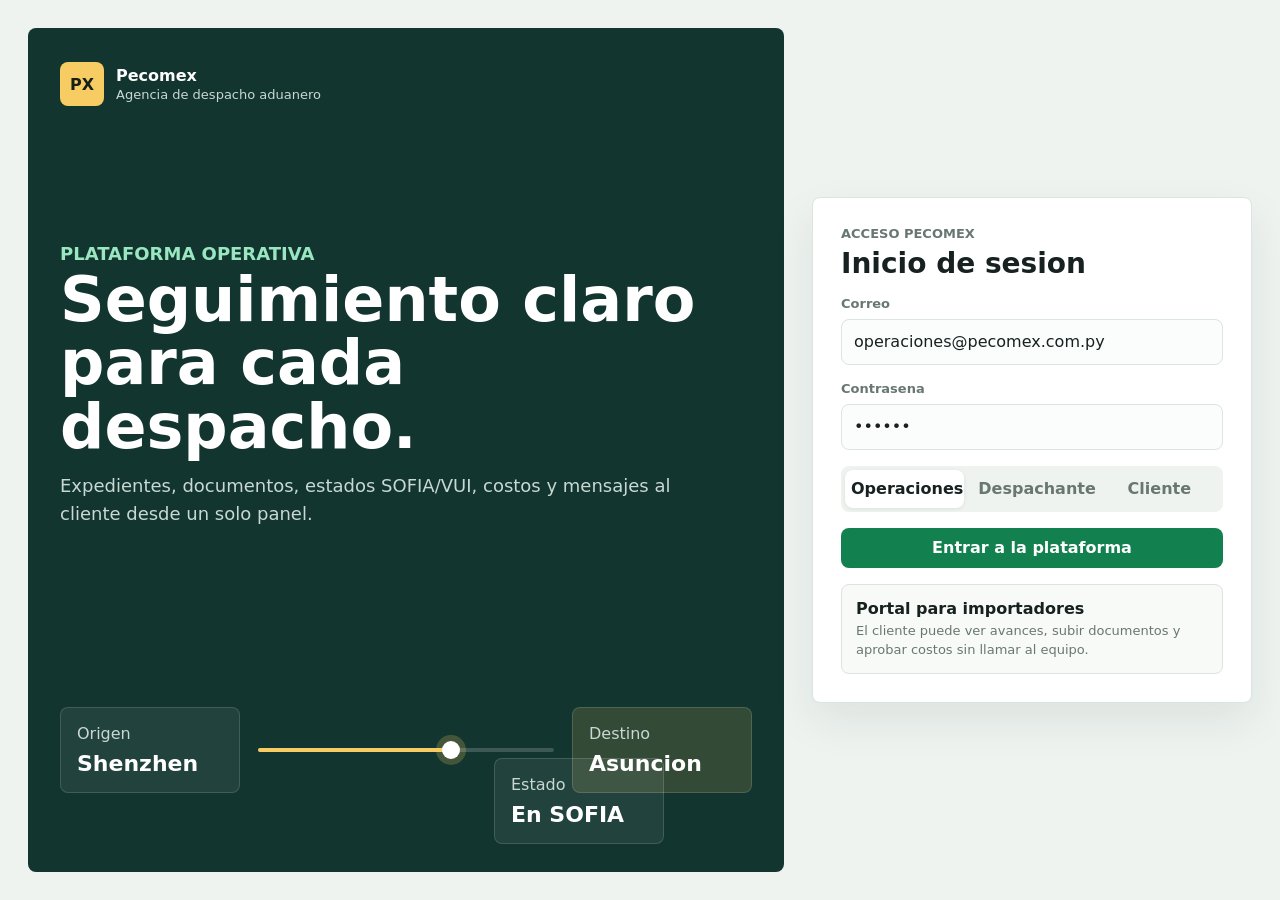
<file: index.html>
<!doctype html>
<html lang="es">
  <head>
    <meta charset="utf-8" />
    <meta name="viewport" content="width=device-width, initial-scale=1" />
    <title>Pecomex - Prototipo ComexFlow</title>
    <link rel="stylesheet" href="styles.css" />
  </head>
  <body>
    <section class="login-screen" id="loginScreen">
      <div class="login-visual">
        <div class="brand login-brand">
          <div class="brand-mark">PX</div>
          <div>
            <strong>Pecomex</strong>
            <span>Agencia de despacho aduanero</span>
          </div>
        </div>

        <div class="login-copy">
          <p class="eyebrow">Plataforma operativa</p>
          <h1>Seguimiento claro para cada despacho.</h1>
          <p>
            Expedientes, documentos, estados SOFIA/VUI, costos y mensajes al cliente
            desde un solo panel.
          </p>
        </div>

        <div class="shipment-art" aria-hidden="true">
          <div class="port-card">
            <span>Origen</span>
            <strong>Shenzhen</strong>
          </div>
          <div class="route-line">
            <i></i>
            <b></b>
          </div>
          <div class="port-card accent">
            <span>Destino</span>
            <strong>Asuncion</strong>
          </div>
          <div class="mini-status">
            <span>Estado</span>
            <strong>En SOFIA</strong>
          </div>
        </div>
      </div>

      <form class="login-card" id="loginForm">
        <div>
          <p class="eyebrow">Acceso Pecomex</p>
          <h2>Inicio de sesion</h2>
        </div>

        <label>
          <span>Correo</span>
          <input type="email" value="operaciones@pecomex.com.py" autocomplete="email" />
        </label>

        <label>
          <span>Contrasena</span>
          <input type="password" value="123456" autocomplete="current-password" />
        </label>

        <div class="role-picker" aria-label="Seleccionar rol">
          <button class="active" type="button" data-role="Operaciones">Operaciones</button>
          <button type="button" data-role="Despachante">Despachante</button>
          <button type="button" data-role="Cliente">Cliente</button>
        </div>

        <button class="primary-button login-submit" type="submit">Entrar a la plataforma</button>

        <div class="client-note">
          <strong>Portal para importadores</strong>
          <span>El cliente puede ver avances, subir documentos y aprobar costos sin llamar al equipo.</span>
        </div>
      </form>
    </section>

    <div class="app-shell is-hidden" id="appShell">
      <aside class="sidebar">
        <div class="brand">
          <div class="brand-mark">PX</div>
          <div>
            <strong>Pecomex</strong>
            <span>Comercio exterior</span>
          </div>
        </div>

        <nav class="nav" aria-label="Secciones">
          <button class="nav-item active" type="button" data-view="dashboard">Panel</button>
          <button class="nav-item" type="button" data-view="shipments">Expedientes</button>
          <button class="nav-item" type="button" data-view="documents">Documentos</button>
          <button class="nav-item" type="button" data-view="tracking">SOFIA / VUI</button>
          <button class="nav-item" type="button" data-view="costs">Costos</button>
          <button class="nav-item" type="button" data-view="clients">Clientes</button>
          <button class="nav-item" type="button" data-view="tasks">Tareas</button>
          <button class="nav-item" type="button" data-view="portal">Portal cliente</button>
        </nav>

        <div class="sidebar-summary">
          <span>Operaciones activas</span>
          <strong>42</strong>
          <p>9 expedientes requieren documentos o aprobacion del cliente.</p>
        </div>
      </aside>

      <main class="workspace">
        <header class="topbar">
          <div>
            <p class="eyebrow">Lunes, 29 de junio</p>
            <h1>Control operativo de despachos</h1>
          </div>
          <div class="topbar-actions">
            <div class="user-chip">
              <span id="activeRoleLabel">Operaciones</span>
              <strong>PX</strong>
            </div>
            <button class="icon-button" type="button" aria-label="Buscar" title="Buscar">B</button>
            <button class="icon-button alert" type="button" aria-label="Alertas" title="Alertas">!</button>
            <button class="secondary-button" type="button">Solicitar docs</button>
            <button class="primary-button" type="button">Nuevo expediente</button>
            <button class="secondary-button" id="logoutButton" type="button">Salir</button>
          </div>
        </header>

        <section class="view active" id="dashboard">
          <div class="metrics-grid">
            <article class="metric warning">
              <span>En riesgo</span>
              <strong>9</strong>
              <small>Faltan documentos o permisos</small>
            </article>
            <article class="metric">
              <span>Despachos activos</span>
              <strong>42</strong>
              <small>Importacion, exportacion y transito</small>
            </article>
            <article class="metric blue">
              <span>Liberados esta semana</span>
              <strong>18</strong>
              <small>7 canal verde, 6 naranja, 5 rojo</small>
            </article>
            <article class="metric danger">
              <span>Costos por aprobar</span>
              <strong>Gs. 86M</strong>
              <small>6 clientes pendientes</small>
            </article>
          </div>

          <div class="dashboard-layout">
            <section class="panel main-panel">
              <div class="panel-header">
                <div>
                  <h2>Expedientes prioritarios</h2>
                  <p>Operaciones con documentos, permisos o pagos pendientes.</p>
                </div>
                <div class="segmented">
                  <button class="active" type="button">Todos</button>
                  <button type="button">Riesgo</button>
                  <button type="button">Liberados</button>
                </div>
              </div>

              <div class="shipment-table">
                <div class="table-head">
                  <span>Operacion</span>
                  <span>Cliente</span>
                  <span>Estado</span>
                  <span>ETA</span>
                  <span>Responsable</span>
                </div>

                <article class="table-row">
                  <div>
                    <strong>IMP-2026-0718</strong>
                    <span>Repuestos automotrices - BL HLCU882194</span>
                  </div>
                  <span>Importadora Guarani</span>
                  <span class="status warning">En VUI</span>
                  <span>30 Jun</span>
                  <span>Laura</span>
                </article>

                <article class="table-row">
                  <div>
                    <strong>IMP-2026-0721</strong>
                    <span>Equipos medicos - AWB 044-938211</span>
                  </div>
                  <span>MedSupply PY</span>
                  <span class="status danger">Falta permiso</span>
                  <span>Hoy</span>
                  <span>Rodrigo</span>
                </article>

                <article class="table-row">
                  <div>
                    <strong>EXP-2026-0334</strong>
                    <span>Semillas seleccionadas - CRT 550921</span>
                  </div>
                  <span>Agro Sur S.A.</span>
                  <span class="status good">Liberado</span>
                  <span>Cerrado</span>
                  <span>Diego</span>
                </article>

                <article class="table-row">
                  <div>
                    <strong>IMP-2026-0730</strong>
                    <span>Textiles - Contenedor MSKU771203</span>
                  </div>
                  <span>Moda Centro</span>
                  <span class="status blue">En SOFIA</span>
                  <span>01 Jul</span>
                  <span>Laura</span>
                </article>
              </div>
            </section>

            <aside class="panel side-panel">
              <div class="panel-header compact">
                <h2>Alertas de hoy</h2>
                <button class="icon-button small" type="button" aria-label="Filtrar" title="Filtrar">=</button>
              </div>
              <div class="alert-list">
                <article>
                  <strong>2 permisos previos sin respuesta</strong>
                  <span>MedSupply PY y Quimica Central</span>
                </article>
                <article>
                  <strong>3 clientes no aprobaron costos</strong>
                  <span>Almacenaje puede aumentar manana</span>
                </article>
                <article>
                  <strong>4 carpetas sin certificado de origen</strong>
                  <span>Solicitar por WhatsApp antes de las 16:00</span>
                </article>
              </div>
              <button class="whatsapp-button" type="button">Enviar actualizaciones</button>
            </aside>
          </div>

          <div class="process-strip">
            <article>
              <span>Documentos recibidos</span>
              <strong>31</strong>
            </article>
            <article>
              <span>En VUI</span>
              <strong>12</strong>
            </article>
            <article>
              <span>En SOFIA</span>
              <strong>17</strong>
            </article>
            <article>
              <span>Liberados</span>
              <strong>18</strong>
            </article>
          </div>
        </section>

        <section class="view" id="shipments">
          <div class="panel">
            <div class="panel-header">
              <div>
                <h2>Expedientes</h2>
                <p>Cada operacion con cliente, carga, documentos, estado y responsable.</p>
              </div>
              <button class="primary-button" type="button">Crear expediente</button>
            </div>

            <div class="toolbar">
              <input type="search" placeholder="Buscar por expediente, BL, cliente o contenedor" aria-label="Buscar expediente" />
              <select aria-label="Tipo de operacion">
                <option>Todos los tipos</option>
                <option>Importacion</option>
                <option>Exportacion</option>
                <option>Transito</option>
              </select>
              <select aria-label="Estado">
                <option>Todos los estados</option>
                <option>En VUI</option>
                <option>En SOFIA</option>
                <option>Falta documento</option>
                <option>Liberado</option>
              </select>
            </div>

            <div class="case-grid">
              <article>
                <span>IMP-2026-0718</span>
                <strong>Importadora Guarani</strong>
                <p>Repuestos automotrices, 1 contenedor, puerto Villeta.</p>
                <b class="status warning">En VUI</b>
              </article>
              <article>
                <span>IMP-2026-0721</span>
                <strong>MedSupply PY</strong>
                <p>Equipos medicos, carga aerea, permiso sanitario pendiente.</p>
                <b class="status danger">Falta permiso</b>
              </article>
              <article>
                <span>EXP-2026-0334</span>
                <strong>Agro Sur S.A.</strong>
                <p>Semillas seleccionadas, frontera terrestre, documentacion completa.</p>
                <b class="status good">Liberado</b>
              </article>
              <article>
                <span>IMP-2026-0730</span>
                <strong>Moda Centro</strong>
                <p>Textiles, control documental en proceso, canal pendiente.</p>
                <b class="status blue">En SOFIA</b>
              </article>
            </div>
          </div>
        </section>

        <section class="view" id="documents">
          <div class="panel">
            <div class="panel-header">
              <div>
                <h2>Checklist documental</h2>
                <p>Documentos requeridos por operacion y cliente antes de declarar.</p>
              </div>
              <button class="secondary-button" type="button">Copiar solicitud</button>
            </div>

            <div class="document-layout">
              <section class="document-card">
                <span>IMP-2026-0721</span>
                <strong>MedSupply PY</strong>
                <p>Equipos medicos con permiso previo pendiente. Riesgo de retraso y almacenaje.</p>
                <button class="whatsapp-button inline" type="button">Solicitar por WhatsApp</button>
              </section>

              <div class="checklist">
                <article class="done"><span></span><strong>Factura comercial</strong><b>Recibido</b></article>
                <article class="done"><span></span><strong>Packing list</strong><b>Recibido</b></article>
                <article class="done"><span></span><strong>AWB / BL / CRT</strong><b>Recibido</b></article>
                <article class="pending"><span></span><strong>Permiso previo</strong><b>Pendiente</b></article>
                <article class="pending"><span></span><strong>Certificado de origen</strong><b>Pendiente</b></article>
                <article class="done"><span></span><strong>Mandato / autorizacion</strong><b>Recibido</b></article>
              </div>
            </div>
          </div>
        </section>

        <section class="view" id="tracking">
          <div class="panel">
            <div class="panel-header">
              <div>
                <h2>Seguimiento SOFIA / VUI</h2>
                <p>Visibilidad operativa sin reemplazar los sistemas oficiales.</p>
              </div>
              <button class="secondary-button" type="button">Actualizar estado</button>
            </div>

            <div class="timeline">
              <article class="done">
                <span></span>
                <div>
                  <strong>Documentos recibidos</strong>
                  <p>Factura, packing list y AWB validados por operaciones.</p>
                </div>
              </article>
              <article class="done">
                <span></span>
                <div>
                  <strong>Carga en VUI</strong>
                  <p>Solicitud enviada para permiso previo.</p>
                </div>
              </article>
              <article class="active">
                <span></span>
                <div>
                  <strong>Declaracion en SOFIA</strong>
                  <p>Despachante revisando datos antes de presentar.</p>
                </div>
              </article>
              <article>
                <span></span>
                <div>
                  <strong>Canal asignado</strong>
                  <p>Pendiente de respuesta.</p>
                </div>
              </article>
              <article>
                <span></span>
                <div>
                  <strong>Liberado</strong>
                  <p>Cliente recibe aviso y documentos finales.</p>
                </div>
              </article>
            </div>
          </div>
        </section>

        <section class="view" id="costs">
          <div class="panel">
            <div class="panel-header">
              <div>
                <h2>Costeo estimado</h2>
                <p>Tributos, honorarios, tasas, almacenaje y gastos logisticos por expediente.</p>
              </div>
              <button class="primary-button" type="button">Enviar aprobacion</button>
            </div>

            <div class="cost-layout">
              <section class="total-card">
                <span>IMP-2026-0718</span>
                <strong>Gs. 38.450.000</strong>
                <p>Total estimado sujeto a canal, almacenaje y verificacion documental.</p>
              </section>
              <div class="cost-list">
                <article><span>Tributos estimados</span><strong>Gs. 26.800.000</strong></article>
                <article><span>Honorarios Pecomex</span><strong>Gs. 3.500.000</strong></article>
                <article><span>Tasas y terminal</span><strong>Gs. 5.150.000</strong></article>
                <article><span>Almacenaje proyectado</span><strong>Gs. 3.000.000</strong></article>
              </div>
            </div>
          </div>
        </section>

        <section class="view" id="clients">
          <div class="panel">
            <div class="panel-header">
              <div>
                <h2>Clientes importadores</h2>
                <p>Historial, operaciones activas, documentos frecuentes y deuda.</p>
              </div>
              <button class="primary-button" type="button">Nuevo cliente</button>
            </div>

            <div class="client-grid">
              <article><strong>Importadora Guarani</strong><span>8 operaciones activas</span><b class="status warning">Costos pendientes</b></article>
              <article><strong>MedSupply PY</strong><span>3 operaciones activas</span><b class="status danger">Permiso pendiente</b></article>
              <article><strong>Agro Sur S.A.</strong><span>5 operaciones activas</span><b class="status good">Al dia</b></article>
              <article><strong>Moda Centro</strong><span>6 operaciones activas</span><b class="status blue">En revision</b></article>
            </div>
          </div>
        </section>

        <section class="view" id="tasks">
          <div class="panel">
            <div class="panel-header">
              <div>
                <h2>Tareas internas</h2>
                <p>Coordinacion entre operaciones, despachante, facturacion y mensajeria.</p>
              </div>
              <button class="primary-button" type="button">Nueva tarea</button>
            </div>

            <div class="kanban">
              <section>
                <h3>Pendiente</h3>
                <article><strong>Pedir certificado de origen</strong><span>IMP-2026-0721</span></article>
                <article><strong>Confirmar pago de tasas</strong><span>IMP-2026-0718</span></article>
              </section>
              <section>
                <h3>En proceso</h3>
                <article><strong>Cargar solicitud VUI</strong><span>Rodrigo</span></article>
                <article><strong>Revisar clasificacion arancelaria</strong><span>Laura</span></article>
              </section>
              <section>
                <h3>Revision</h3>
                <article><strong>Control final SOFIA</strong><span>Despachante asignado</span></article>
              </section>
              <section>
                <h3>Cerrado</h3>
                <article><strong>Enviar documentos finales</strong><span>Agro Sur S.A.</span></article>
              </section>
            </div>
          </div>
        </section>

        <section class="view" id="portal">
          <div class="panel portal-panel">
            <div class="panel-header">
              <div>
                <h2>Vista del cliente</h2>
                <p>Una version simple para que el importador vea avances y responda rapido.</p>
              </div>
              <button class="secondary-button" type="button">Copiar link</button>
            </div>

            <div class="portal-layout">
              <section class="portal-status">
                <span>Operacion activa</span>
                <strong>IMP-2026-0718</strong>
                <p>Su despacho se encuentra en VUI. Falta aprobacion de costos para continuar.</p>
                <button class="primary-button" type="button">Aprobar costos</button>
              </section>
              <section class="portal-feed">
                <article><strong>Hoy 10:30</strong><span>Pecomex solicito certificado de origen.</span></article>
                <article><strong>Ayer 16:05</strong><span>Factura comercial y packing list recibidos.</span></article>
                <article><strong>Ayer 09:10</strong><span>Expediente creado y asignado a operaciones.</span></article>
              </section>
            </div>
          </div>
        </section>
      </main>
    </div>

    <script src="script.js"></script>
  </body>
</html>
</file>
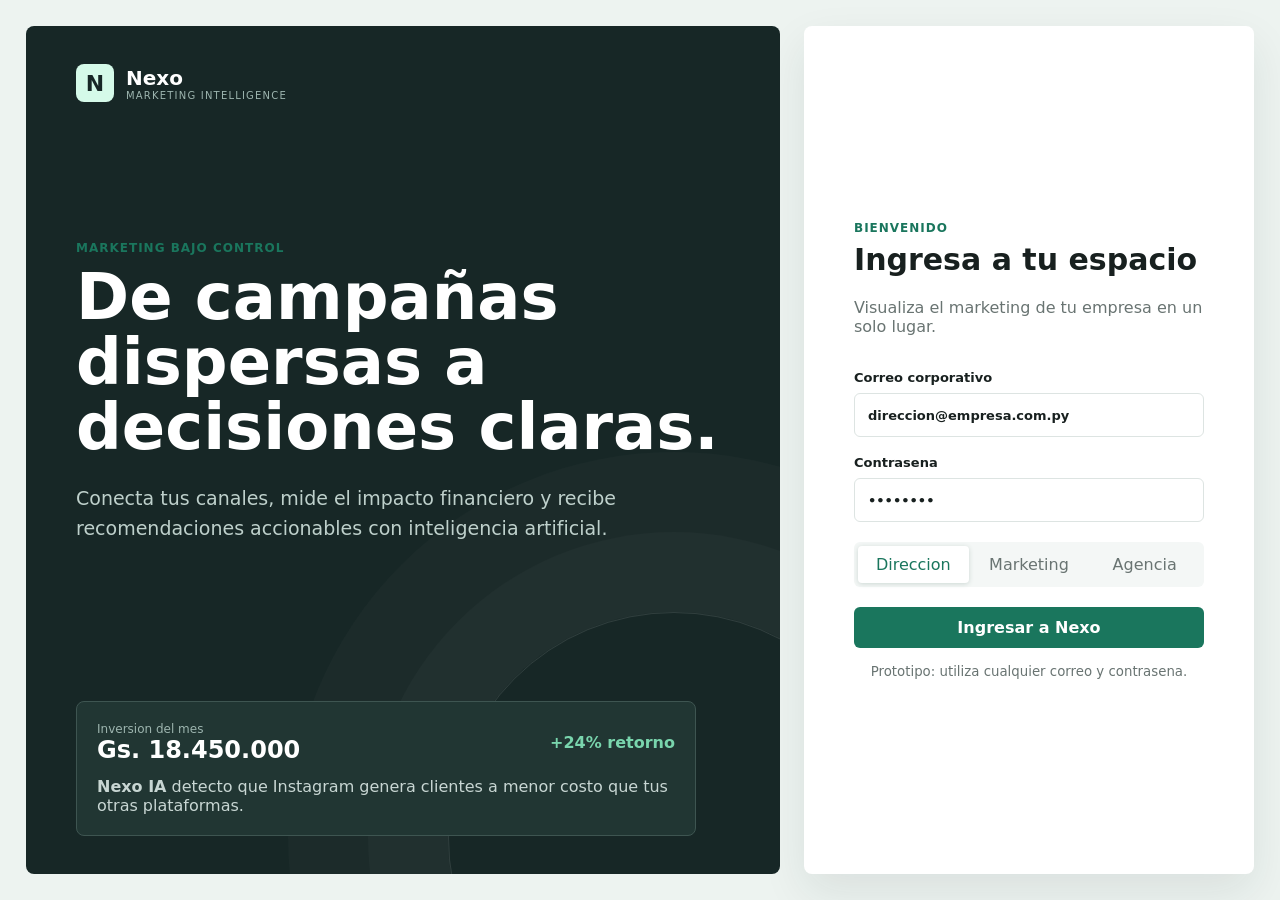
<file: marketing-os/index.html>
<!doctype html>
<html lang="es">
<head>
  <meta charset="utf-8">
  <meta name="viewport" content="width=device-width, initial-scale=1">
  <title>Nexo - Inteligencia de marketing</title>
  <link rel="stylesheet" href="styles.css">
</head>
<body>
  <section class="login" id="login">
    <div class="login-story">
      <div class="brand"><span class="brand-mark">N</span><div><strong>Nexo</strong><small>Marketing Intelligence</small></div></div>
      <div class="story-copy">
        <p class="eyebrow">Marketing bajo control</p>
        <h1>De campañas dispersas a decisiones claras.</h1>
        <p>Conecta tus canales, mide el impacto financiero y recibe recomendaciones accionables con inteligencia artificial.</p>
      </div>
      <div class="insight-preview">
        <div><span>Inversion del mes</span><strong>Gs. 18.450.000</strong></div>
        <div class="signal">+24% retorno</div>
        <p><b>Nexo IA</b> detecto que Instagram genera clientes a menor costo que tus otras plataformas.</p>
      </div>
    </div>
    <form class="login-panel" id="loginForm">
      <p class="eyebrow">Bienvenido</p>
      <h2>Ingresa a tu espacio</h2>
      <p class="muted">Visualiza el marketing de tu empresa en un solo lugar.</p>
      <label>Correo corporativo<input type="email" value="direccion@empresa.com.py" required></label>
      <label>Contrasena<input type="password" value="12345678" required></label>
      <div class="roles" aria-label="Elegir perfil">
        <button class="active" type="button">Direccion</button><button type="button">Marketing</button><button type="button">Agencia</button>
      </div>
      <button class="primary wide" type="submit">Ingresar a Nexo</button>
      <small class="demo-note">Prototipo: utiliza cualquier correo y contrasena.</small>
    </form>
  </section>

  <div class="app hidden" id="app">
    <aside>
      <div class="brand inverse"><span class="brand-mark">N</span><div><strong>Nexo</strong><small>Marketing Intelligence</small></div></div>
      <div class="company"><span>Empresa activa</span><strong>Casa Central Py</strong><button title="Cambiar empresa">⌄</button></div>
      <nav>
        <button class="nav active" data-view="resumen"><span>⌂</span>Resumen</button>
        <button class="nav" data-view="campanas"><span>◎</span>Campanas</button>
        <button class="nav" data-view="objetivos"><span>◇</span>Objetivos y KPIs</button>
        <button class="nav" data-view="finanzas"><span>₲</span>Impacto financiero</button>
        <button class="nav" data-view="equipo"><span>♙</span>Equipo</button>
        <button class="nav" data-view="ia"><span>✦</span>Nexo IA <i>3</i></button>
      </nav>
      <div class="profile"><span>RM</span><div><strong>Rafael Martinez</strong><small>Direccion</small></div><button id="logout" title="Cerrar sesion">↪</button></div>
    </aside>

    <main>
      <header><div><p class="eyebrow">Panel general</p><h2 id="pageTitle">Buenos dias, Rafael</h2></div><div class="header-actions"><select><option>Ultimos 30 dias</option><option>Este trimestre</option></select><button class="icon" title="Notificaciones">♢<b></b></button><button class="primary" id="newCampaign">+ Nueva campana</button></div></header>

      <section class="view active" id="resumen">
        <div class="notice"><span>✦</span><div><strong>Tu resumen inteligente esta listo</strong><p>La facturacion atribuida a marketing crecio 18% este mes. Hay 2 oportunidades para mejorar el retorno.</p></div><button data-go="ia">Ver analisis</button></div>
        <div class="metric-grid">
          <article class="metric"><span>Inversion total</span><strong>Gs. 18,45 M</strong><small class="up">↑ 8,4% vs. periodo anterior</small></article>
          <article class="metric"><span>Ingresos atribuidos</span><strong>Gs. 72,8 M</strong><small class="up">↑ 18,1% vs. periodo anterior</small></article>
          <article class="metric"><span>ROAS promedio</span><strong>3,95x</strong><small class="up">↑ 0,32 puntos</small></article>
          <article class="metric"><span>Nuevos clientes</span><strong>128</strong><small>Gs. 144.140 por cliente</small></article>
        </div>
        <div class="dashboard-grid">
          <article class="panel performance"><div class="panel-head"><div><h3>Rendimiento general</h3><p>Inversion e ingresos atribuidos</p></div><div class="legend"><span><i class="blue"></i>Inversion</span><span><i class="green"></i>Ingresos</span></div></div><div class="chart" id="chart"></div><div class="x-axis"><span>1 Oct</span><span>8 Oct</span><span>15 Oct</span><span>22 Oct</span><span>31 Oct</span></div></article>
          <article class="panel channels"><div class="panel-head"><div><h3>Canales</h3><p>Retorno por plataforma</p></div><button class="link" data-go="campanas">Ver campanas</button></div>
            <div class="channel"><span class="platform meta">f</span><div><strong>Meta Ads</strong><small>Gs. 9,2 M invertidos</small></div><b>4,6x</b></div>
            <div class="channel"><span class="platform google">G</span><div><strong>Google Ads</strong><small>Gs. 6,8 M invertidos</small></div><b>3,8x</b></div>
            <div class="channel"><span class="platform tiktok">♪</span><div><strong>TikTok Ads</strong><small>Gs. 2,4 M invertidos</small></div><b class="warn">2,1x</b></div>
          </article>
          <article class="panel goals"><div class="panel-head"><div><h3>Objetivos del mes</h3><p>Avance de los principales KPIs</p></div><button class="link" data-go="objetivos">Gestionar</button></div>
            <div class="goal"><div><strong>Ingresos por marketing</strong><span>Gs. 72,8 M / 80 M</span></div><progress value="91" max="100"></progress><small>91%</small></div>
            <div class="goal"><div><strong>Nuevos clientes</strong><span>128 / 150</span></div><progress value="85" max="100"></progress><small>85%</small></div>
            <div class="goal"><div><strong>ROAS objetivo</strong><span>3,95x / 4,2x</span></div><progress value="94" max="100"></progress><small>94%</small></div>
          </article>
          <article class="panel activity"><div class="panel-head"><div><h3>Actividad del equipo</h3><p>Ultimos cambios</p></div></div><ul><li><span>LS</span><p><b>Laura</b> ajusto el presupuesto de Black Friday<small>Hace 24 min</small></p></li><li><span>DM</span><p><b>Diego</b> agrego el reporte semanal<small>Hace 2 h</small></p></li><li><span>IA</span><p><b>Nexo IA</b> genero 3 recomendaciones<small>Hace 4 h</small></p></li></ul></article>
        </div>
      </section>

      <section class="view" id="campanas"><div class="section-title"><div><h2>Campanas multicanal</h2><p>Compara y administra todos tus esfuerzos publicitarios.</p></div><button class="primary">+ Nueva campana</button></div><div class="filter-row"><input placeholder="Buscar campana..."><select><option>Todas las plataformas</option><option>Meta Ads</option><option>Google Ads</option></select><select><option>Todos los estados</option><option>Activa</option><option>Pausada</option></select></div><div class="table-wrap"><table><thead><tr><th>Campana</th><th>Plataforma</th><th>Estado</th><th>Inversion</th><th>Resultados</th><th>Costo/resultado</th><th>ROAS</th></tr></thead><tbody><tr><td><b>Ventas Black Friday</b><small>Conversiones</small></td><td>Meta Ads</td><td><span class="status active">Activa</span></td><td>Gs. 4.800.000</td><td>76 compras</td><td>Gs. 63.158</td><td><b>5,2x</b></td></tr><tr><td><b>Busqueda productos</b><small>Ventas web</small></td><td>Google Ads</td><td><span class="status active">Activa</span></td><td>Gs. 3.450.000</td><td>48 compras</td><td>Gs. 71.875</td><td><b>4,1x</b></td></tr><tr><td><b>Reconocimiento verano</b><small>Alcance</small></td><td>TikTok Ads</td><td><span class="status review">Revisar</span></td><td>Gs. 2.400.000</td><td>840.200 vistas</td><td>Gs. 2,85</td><td><b>2,1x</b></td></tr><tr><td><b>Remarketing catalogo</b><small>Conversiones</small></td><td>Meta Ads</td><td><span class="status paused">Pausada</span></td><td>Gs. 1.920.000</td><td>29 compras</td><td>Gs. 66.207</td><td><b>3,7x</b></td></tr></tbody></table></div></section>

      <section class="view" id="objetivos"><div class="section-title"><div><h2>Objetivos y KPIs</h2><p>Conecta la estrategia de marketing con metas concretas.</p></div><button class="primary">+ Crear objetivo</button></div><div class="objective-grid"><article class="objective"><span class="tag">VENTAS</span><h3>Facturar Gs. 80 millones</h3><p>Ingresos atribuidos a campanas digitales durante noviembre.</p><strong>91%</strong><progress value="91" max="100"></progress><footer><span>Actual: Gs. 72,8 M</span><span>Faltan 8 dias</span></footer></article><article class="objective"><span class="tag teal">ADQUISICION</span><h3>Conseguir 150 clientes nuevos</h3><p>Primera compra de clientes captados por canales pagos.</p><strong>85%</strong><progress value="85" max="100"></progress><footer><span>Actual: 128 clientes</span><span>Faltan 22</span></footer></article><article class="objective"><span class="tag amber">EFICIENCIA</span><h3>Mantener CAC bajo Gs. 150.000</h3><p>Costo promedio de adquisicion entre todos los canales.</p><strong>En meta</strong><progress value="96" max="100"></progress><footer><span>Actual: Gs. 144.140</span><span>Saludable</span></footer></article></div></section>

      <section class="view" id="finanzas"><div class="section-title"><div><h2>Impacto financiero</h2><p>Traduce el rendimiento publicitario al lenguaje del negocio.</p></div><button class="secondary">Exportar reporte</button></div><div class="metric-grid"><article class="metric"><span>ROI de marketing</span><strong>294,6%</strong><small class="up">Retorno neto estimado</small></article><article class="metric"><span>Costo de adquisicion</span><strong>Gs. 144.140</strong><small class="up">↓ 6,2% este mes</small></article><article class="metric"><span>Valor promedio de venta</span><strong>Gs. 568.750</strong><small>3,95 veces el CAC</small></article><article class="metric"><span>Margen atribuible</span><strong>Gs. 23,7 M</strong><small>Despues de marketing</small></article></div><article class="panel finance-table"><h3>Rentabilidad por canal</h3><table><thead><tr><th>Canal</th><th>Inversion</th><th>Ingresos</th><th>Margen estimado</th><th>ROAS</th><th>Decision sugerida</th></tr></thead><tbody><tr><td><b>Meta Ads</b></td><td>Gs. 9,2 M</td><td>Gs. 42,3 M</td><td>Gs. 15,1 M</td><td>4,6x</td><td><span class="decision grow">Aumentar inversion</span></td></tr><tr><td><b>Google Ads</b></td><td>Gs. 6,8 M</td><td>Gs. 25,8 M</td><td>Gs. 7,2 M</td><td>3,8x</td><td><span class="decision">Mantener</span></td></tr><tr><td><b>TikTok Ads</b></td><td>Gs. 2,4 M</td><td>Gs. 5,0 M</td><td>Gs. 1,4 M</td><td>2,1x</td><td><span class="decision warning">Optimizar</span></td></tr></tbody></table></article></section>

      <section class="view" id="equipo"><div class="section-title"><div><h2>Equipo de marketing</h2><p>Todos alineados con los mismos datos y objetivos.</p></div><button class="primary">+ Invitar miembro</button></div><div class="team-grid"><article class="member"><span>RM</span><h3>Rafael Martinez</h3><p>Direccion</p><small>Acceso total</small></article><article class="member"><span>LS</span><h3>Laura Sanchez</h3><p>Marketing interno</p><small>Campanas y reportes</small></article><article class="member"><span>DM</span><h3>Diego Medina</h3><p>Agencia externa</p><small>Campanas asignadas</small></article><article class="member invite"><b>+</b><h3>Sumar colaborador</h3><p>Invita a tu equipo o agencia</p></article></div></section>

      <section class="view" id="ia"><div class="section-title"><div><h2>Nexo IA</h2><p>Analisis y recomendaciones basadas en tus resultados.</p></div></div><div class="ai-layout"><div class="recommendations"><article class="recommendation high"><div><span>ALTO IMPACTO</span><small>Detectado hoy</small></div><h3>Redistribuye parte del presupuesto hacia Instagram</h3><p>Instagram Stories presenta un costo por compra 31% menor que Facebook Feed. Mover Gs. 800.000 podria generar entre 9 y 14 compras adicionales.</p><footer><button class="primary">Ver plan de accion</button><button class="secondary">Descartar</button></footer></article><article class="recommendation"><div><span>OPORTUNIDAD</span><small>Detectado ayer</small></div><h3>Google Ads pierde conversiones despues de las 20:00</h3><p>El gasto nocturno representa 18% del presupuesto, pero solo aporta 6% de las ventas. Ajusta el horario para proteger el retorno.</p><footer><button class="primary">Ver plan de accion</button><button class="secondary">Descartar</button></footer></article></div><aside class="assistant"><div class="ai-head"><span>✦</span><div><strong>Pregunta a Nexo</strong><small>Analiza los datos de tu empresa</small></div></div><div class="messages" id="messages"><div class="bot">Hola, Rafael. Puedo explicarte el rendimiento, comparar campanas o ayudarte a preparar el proximo presupuesto.</div></div><form id="aiForm"><input id="aiInput" placeholder="Ej.: ¿Donde deberia invertir mas?"><button>↑</button></form><div class="suggestions"><button>Resume mi mes</button><button>¿Por que bajo el ROAS?</button></div></aside></div></section>
    </main>
  </div>
  <div class="modal hidden" id="modal"><form class="modal-card" id="campaignForm"><button type="button" class="close">×</button><p class="eyebrow">Nueva campana</p><h2>Planifica una campana</h2><label>Nombre<input required placeholder="Ej. Promocion de verano"></label><label>Plataforma<select><option>Meta Ads</option><option>Google Ads</option><option>TikTok Ads</option></select></label><label>Presupuesto<input required placeholder="Gs. 3.000.000"></label><button class="primary wide">Guardar campana</button></form></div>
  <script src="script.js"></script>
</body>
</html>
</file>
<file: styles.css>
:root {
  --bg: #f4f6f4;
  --surface: #ffffff;
  --ink: #172220;
  --muted: #697773;
  --line: #dbe4df;
  --nav: #12352f;
  --nav-2: #1d4a42;
  --green: #13804f;
  --green-soft: #e4f5ec;
  --blue: #2459c6;
  --blue-soft: #eaf1ff;
  --amber: #a86300;
  --amber-soft: #fff2d8;
  --red: #b42318;
  --red-soft: #fee7e4;
  --sand: #f7f2e8;
  --shadow: 0 18px 44px rgba(23, 34, 32, 0.08);
}

* {
  box-sizing: border-box;
}

body {
  margin: 0;
  min-height: 100vh;
  background: var(--bg);
  color: var(--ink);
  font-family: Inter, ui-sans-serif, system-ui, -apple-system, BlinkMacSystemFont, "Segoe UI", sans-serif;
}

button,
input,
select {
  font: inherit;
}

button {
  border: 0;
  cursor: pointer;
}

.login-screen {
  display: grid;
  grid-template-columns: minmax(0, 1.05fr) 440px;
  gap: 28px;
  min-height: 100vh;
  padding: 28px;
  background: #eef3f0;
}

.login-screen.is-hidden,
.app-shell.is-hidden {
  display: none;
}

.login-visual {
  display: flex;
  flex-direction: column;
  justify-content: space-between;
  min-height: calc(100vh - 56px);
  padding: 32px;
  border-radius: 8px;
  background: var(--nav);
  color: #ffffff;
}

.brand {
  display: flex;
  align-items: center;
  gap: 12px;
  min-height: 48px;
}

.brand-mark {
  display: grid;
  place-items: center;
  width: 44px;
  height: 44px;
  border-radius: 8px;
  background: #f7cc62;
  color: #152018;
  font-weight: 900;
}

.brand strong,
.brand span {
  display: block;
}

.brand span,
.login-copy p,
.shipment-art span {
  color: #c9d8d3;
}

.brand span {
  margin-top: 2px;
  font-size: 13px;
}

.eyebrow {
  margin: 0 0 6px;
  color: var(--muted);
  font-size: 13px;
  font-weight: 900;
  text-transform: uppercase;
}

.login-visual .eyebrow {
  color: #99e6c0;
}

.login-copy {
  max-width: 760px;
}

h1,
h2,
h3,
p {
  margin-top: 0;
}

h1 {
  margin-bottom: 0;
  font-size: clamp(26px, 3vw, 38px);
  line-height: 1.1;
  letter-spacing: 0;
}

.login-copy h1 {
  max-width: 760px;
  margin-bottom: 14px;
  font-size: clamp(34px, 5vw, 62px);
  line-height: 1.02;
}

.login-copy p {
  max-width: 640px;
  margin-bottom: 0;
  font-size: 18px;
  line-height: 1.55;
}

h2 {
  margin-bottom: 4px;
  font-size: 18px;
}

h3 {
  margin-bottom: 10px;
  color: var(--muted);
  font-size: 13px;
  text-transform: uppercase;
}

.shipment-art {
  position: relative;
  display: grid;
  grid-template-columns: 180px minmax(160px, 1fr) 180px;
  align-items: center;
  gap: 18px;
  min-height: 180px;
}

.port-card,
.mini-status {
  padding: 16px;
  border: 1px solid rgba(255, 255, 255, 0.14);
  border-radius: 8px;
  background: rgba(255, 255, 255, 0.07);
}

.port-card strong,
.mini-status strong {
  display: block;
  margin-top: 8px;
  font-size: 22px;
}

.port-card.accent {
  background: rgba(247, 204, 98, 0.14);
}

.route-line {
  position: relative;
  height: 4px;
  border-radius: 999px;
  background: rgba(255, 255, 255, 0.18);
}

.route-line i,
.route-line b {
  position: absolute;
  top: 50%;
  display: block;
  border-radius: 999px;
  transform: translateY(-50%);
}

.route-line i {
  left: 0;
  width: 66%;
  height: 4px;
  background: #f7cc62;
}

.route-line b {
  left: 62%;
  width: 18px;
  height: 18px;
  background: #ffffff;
  box-shadow: 0 0 0 6px rgba(247, 204, 98, 0.22);
}

.mini-status {
  position: absolute;
  right: 88px;
  bottom: -4px;
  width: 170px;
}

.login-card {
  align-self: center;
  display: grid;
  gap: 16px;
  padding: 28px;
  border: 1px solid var(--line);
  border-radius: 8px;
  background: var(--surface);
  box-shadow: var(--shadow);
}

.login-card h2 {
  margin-bottom: 0;
  font-size: 28px;
}

.login-card label {
  display: grid;
  gap: 8px;
}

.login-card label span {
  color: var(--muted);
  font-size: 13px;
  font-weight: 900;
}

.login-card input,
.toolbar input,
.toolbar select {
  min-height: 46px;
  width: 100%;
  padding: 0 12px;
  border: 1px solid var(--line);
  border-radius: 8px;
  background: #fbfcfc;
  color: var(--ink);
}

.role-picker {
  display: grid;
  grid-template-columns: repeat(3, minmax(0, 1fr));
  gap: 8px;
  padding: 4px;
  border-radius: 8px;
  background: #eef3f0;
}

.role-picker button {
  min-height: 38px;
  border-radius: 8px;
  background: transparent;
  color: var(--muted);
  font-weight: 900;
}

.role-picker button.active {
  background: var(--surface);
  color: var(--ink);
  box-shadow: 0 1px 4px rgba(0, 0, 0, 0.08);
}

.client-note {
  padding: 14px;
  border: 1px solid var(--line);
  border-radius: 8px;
  background: #f8faf8;
}

.client-note strong,
.client-note span {
  display: block;
}

.client-note span {
  margin-top: 4px;
  color: var(--muted);
  font-size: 13px;
  line-height: 1.45;
}

.app-shell {
  display: grid;
  grid-template-columns: 282px minmax(0, 1fr);
  min-height: 100vh;
}

.sidebar {
  display: flex;
  flex-direction: column;
  gap: 28px;
  padding: 24px;
  background: var(--nav);
  color: #f8fbf9;
}

.nav {
  display: grid;
  gap: 8px;
}

.nav-item {
  width: 100%;
  min-height: 44px;
  padding: 0 14px;
  border-radius: 8px;
  background: transparent;
  color: #d3e0dc;
  text-align: left;
}

.nav-item:hover,
.nav-item.active {
  background: var(--nav-2);
  color: #ffffff;
}

.sidebar-summary {
  margin-top: auto;
  padding: 18px;
  border: 1px solid rgba(255, 255, 255, 0.11);
  border-radius: 8px;
  background: rgba(255, 255, 255, 0.06);
}

.sidebar-summary span,
.sidebar-summary p {
  color: #c9d8d3;
}

.sidebar-summary strong {
  display: block;
  margin: 8px 0 6px;
  font-size: 36px;
}

.sidebar-summary p {
  margin: 0;
  font-size: 13px;
  line-height: 1.45;
}

.workspace {
  min-width: 0;
  padding: 28px;
}

.topbar {
  display: flex;
  align-items: center;
  justify-content: space-between;
  gap: 18px;
  margin-bottom: 24px;
}

.topbar-actions {
  display: flex;
  align-items: center;
  justify-content: flex-end;
  gap: 10px;
  flex-wrap: wrap;
}

.user-chip {
  display: inline-flex;
  align-items: center;
  gap: 10px;
  min-height: 40px;
  padding: 0 10px 0 12px;
  border: 1px solid var(--line);
  border-radius: 8px;
  background: var(--surface);
}

.user-chip span {
  color: var(--muted);
  font-size: 13px;
  font-weight: 900;
}

.user-chip strong {
  display: grid;
  place-items: center;
  width: 28px;
  height: 28px;
  border-radius: 8px;
  background: var(--amber-soft);
  color: var(--amber);
  font-size: 12px;
}

.icon-button,
.primary-button,
.secondary-button,
.whatsapp-button,
.segmented button {
  min-height: 40px;
  border-radius: 8px;
  transition: transform 0.16s ease, background 0.16s ease;
}

.icon-button {
  display: grid;
  place-items: center;
  width: 42px;
  border: 1px solid var(--line);
  background: var(--surface);
  color: var(--ink);
  font-weight: 900;
}

.icon-button.alert {
  background: var(--red-soft);
  color: var(--red);
  border-color: #f3bbb4;
}

.icon-button.small {
  width: 36px;
  min-height: 36px;
}

.primary-button,
.secondary-button,
.whatsapp-button {
  padding: 0 16px;
  font-weight: 900;
}

.primary-button {
  background: var(--green);
  color: #ffffff;
}

.secondary-button {
  background: #eef3f0;
  color: var(--ink);
}

.whatsapp-button {
  width: 100%;
  margin-top: 16px;
  background: #23a461;
  color: #ffffff;
}

.whatsapp-button.inline {
  width: auto;
  margin-top: 0;
}

.primary-button:hover,
.secondary-button:hover,
.icon-button:hover,
.whatsapp-button:hover,
.segmented button:hover {
  transform: translateY(-1px);
}

.view {
  display: none;
}

.view.active {
  display: block;
}

.metrics-grid,
.process-strip,
.case-grid,
.client-grid,
.cost-list {
  display: grid;
  grid-template-columns: repeat(4, minmax(0, 1fr));
  gap: 14px;
}

.metrics-grid {
  margin-bottom: 18px;
}

.metric,
.panel,
.process-strip article,
.case-grid article,
.client-grid article {
  border: 1px solid var(--line);
  border-radius: 8px;
  background: var(--surface);
  box-shadow: var(--shadow);
}

.metric {
  padding: 18px;
}

.metric span,
.metric small,
.process-strip span,
.case-grid span,
.case-grid p,
.client-grid span {
  color: var(--muted);
}

.metric strong {
  display: block;
  margin: 8px 0 4px;
  font-size: 28px;
  line-height: 1.05;
}

.metric.warning {
  background: var(--amber-soft);
  border-color: #f2cf8c;
}

.metric.blue {
  background: var(--blue-soft);
  border-color: #bfd2ff;
}

.metric.danger {
  background: var(--red-soft);
  border-color: #f3bbb4;
}

.dashboard-layout {
  display: grid;
  grid-template-columns: minmax(0, 1fr) 360px;
  gap: 18px;
}

.panel {
  padding: 20px;
}

.panel-header {
  display: flex;
  align-items: center;
  justify-content: space-between;
  gap: 16px;
  margin-bottom: 16px;
}

.panel-header p {
  margin-bottom: 0;
  color: var(--muted);
}

.panel-header.compact {
  align-items: center;
}

.segmented {
  display: inline-flex;
  gap: 4px;
  padding: 4px;
  border-radius: 8px;
  background: #eef3f0;
}

.segmented button {
  min-height: 32px;
  padding: 0 12px;
  background: transparent;
  color: var(--muted);
  font-size: 13px;
  font-weight: 900;
}

.segmented button.active {
  background: var(--surface);
  color: var(--ink);
  box-shadow: 0 1px 4px rgba(0, 0, 0, 0.08);
}

.shipment-table,
.alert-list,
.checklist,
.timeline,
.portal-feed {
  display: grid;
  gap: 10px;
}

.table-head,
.table-row {
  display: grid;
  grid-template-columns: minmax(220px, 1.3fr) 160px 140px 86px 110px;
  align-items: center;
  gap: 14px;
}

.table-head {
  padding: 0 12px;
  color: var(--muted);
  font-size: 12px;
  font-weight: 900;
  text-transform: uppercase;
}

.table-row {
  padding: 12px;
  border: 1px solid var(--line);
  border-radius: 8px;
}

.table-row strong,
.table-row span,
.alert-list strong,
.alert-list span {
  display: block;
}

.table-row div span,
.alert-list span {
  margin-top: 3px;
  color: var(--muted);
  font-size: 13px;
}

.status {
  display: inline-flex;
  align-items: center;
  justify-content: center;
  width: max-content;
  min-height: 28px;
  padding: 0 10px;
  border-radius: 999px;
  font-size: 12px;
  font-weight: 900;
  white-space: nowrap;
}

.status.good {
  background: var(--green-soft);
  color: var(--green);
}

.status.warning {
  background: var(--amber-soft);
  color: var(--amber);
}

.status.danger {
  background: var(--red-soft);
  color: var(--red);
}

.status.blue {
  background: var(--blue-soft);
  color: var(--blue);
}

.alert-list article {
  padding: 12px 0;
  border-bottom: 1px solid var(--line);
}

.alert-list article:last-child {
  border-bottom: 0;
}

.process-strip {
  margin-top: 18px;
}

.process-strip article,
.case-grid article,
.client-grid article {
  min-height: 112px;
  padding: 16px;
}

.process-strip strong {
  display: block;
  margin-top: 16px;
  font-size: 30px;
}

.toolbar {
  display: grid;
  grid-template-columns: minmax(260px, 1fr) 220px 220px;
  gap: 10px;
  margin-bottom: 16px;
}

.case-grid article strong,
.case-grid article span,
.case-grid article b,
.client-grid article strong,
.client-grid article span,
.client-grid article b {
  display: block;
}

.case-grid article p {
  margin: 10px 0 16px;
  line-height: 1.45;
}

.document-layout,
.cost-layout,
.portal-layout {
  display: grid;
  grid-template-columns: 320px minmax(0, 1fr);
  gap: 16px;
}

.document-card,
.total-card,
.portal-status {
  display: flex;
  flex-direction: column;
  justify-content: center;
  gap: 12px;
  min-height: 260px;
  padding: 18px;
  border: 1px solid var(--line);
  border-radius: 8px;
  background: var(--sand);
}

.document-card span,
.total-card span,
.portal-status span {
  color: var(--muted);
  font-size: 13px;
  font-weight: 900;
}

.document-card strong,
.total-card strong,
.portal-status strong {
  display: block;
  font-size: 24px;
}

.document-card p,
.total-card p,
.portal-status p {
  margin-bottom: 0;
  color: var(--muted);
  line-height: 1.45;
}

.checklist article {
  display: grid;
  grid-template-columns: 24px minmax(0, 1fr) 110px;
  align-items: center;
  gap: 12px;
  padding: 14px;
  border: 1px solid var(--line);
  border-radius: 8px;
}

.checklist article > span {
  display: block;
  width: 16px;
  height: 16px;
  border-radius: 999px;
  background: var(--line);
}

.checklist article.done > span {
  background: var(--green);
}

.checklist article.pending > span {
  background: var(--amber);
}

.checklist b {
  color: var(--muted);
  font-size: 13px;
  text-align: right;
}

.timeline article {
  display: grid;
  grid-template-columns: 24px minmax(0, 1fr);
  gap: 12px;
  padding: 14px;
  border: 1px solid var(--line);
  border-radius: 8px;
}

.timeline article > span {
  width: 16px;
  height: 16px;
  margin-top: 3px;
  border-radius: 999px;
  background: var(--line);
}

.timeline article.done > span {
  background: var(--green);
}

.timeline article.active {
  border-color: #f2cf8c;
  background: var(--amber-soft);
}

.timeline article.active > span {
  background: var(--amber);
}

.timeline p {
  margin: 4px 0 0;
  color: var(--muted);
  line-height: 1.45;
}

.total-card strong {
  font-size: 34px;
}

.cost-list {
  grid-template-columns: repeat(2, minmax(0, 1fr));
}

.cost-list article {
  min-height: 120px;
  padding: 16px;
  border: 1px solid var(--line);
  border-radius: 8px;
  background: var(--surface);
}

.cost-list span {
  color: var(--muted);
}

.cost-list strong {
  display: block;
  margin-top: 18px;
  font-size: 22px;
}

.kanban {
  display: grid;
  grid-template-columns: repeat(4, minmax(0, 1fr));
  gap: 12px;
}

.kanban section {
  min-height: 280px;
  padding: 12px;
  border: 1px solid var(--line);
  border-radius: 8px;
  background: #f8faf8;
}

.kanban article {
  padding: 12px;
  border: 1px solid var(--line);
  border-radius: 8px;
  background: var(--surface);
  margin-bottom: 10px;
}

.kanban article strong,
.kanban article span,
.portal-feed strong,
.portal-feed span {
  display: block;
}

.kanban article span,
.portal-feed span {
  margin-top: 4px;
  color: var(--muted);
  font-size: 13px;
}

.portal-feed article {
  padding: 14px;
  border: 1px solid var(--line);
  border-radius: 8px;
  background: var(--surface);
}

@media (max-width: 1120px) {
  .login-screen,
  .app-shell {
    grid-template-columns: 1fr;
  }

  .login-visual {
    min-height: auto;
    gap: 42px;
  }

  .sidebar {
    position: sticky;
    top: 0;
    z-index: 10;
    display: block;
    padding: 14px;
  }

  .sidebar .brand,
  .sidebar-summary {
    display: none;
  }

  .nav {
    display: flex;
    gap: 8px;
    overflow-x: auto;
  }

  .nav-item {
    width: auto;
    min-width: max-content;
  }

  .metrics-grid,
  .dashboard-layout,
  .process-strip,
  .case-grid,
  .client-grid,
  .kanban {
    grid-template-columns: repeat(2, minmax(0, 1fr));
  }

  .table-head {
    display: none;
  }

  .table-row {
    grid-template-columns: minmax(0, 1fr) 120px;
  }
}

@media (max-width: 760px) {
  .login-screen {
    padding: 16px;
  }

  .login-visual,
  .login-card {
    padding: 20px;
  }

  .shipment-art,
  .role-picker,
  .metrics-grid,
  .dashboard-layout,
  .process-strip,
  .case-grid,
  .client-grid,
  .kanban,
  .toolbar,
  .document-layout,
  .cost-layout,
  .portal-layout,
  .cost-list {
    grid-template-columns: 1fr;
  }

  .mini-status {
    position: static;
    width: auto;
  }

  .workspace {
    padding: 18px;
  }

  .topbar,
  .panel-header {
    align-items: flex-start;
    flex-direction: column;
  }

  .topbar-actions {
    justify-content: flex-start;
    width: 100%;
  }

  .segmented {
    width: 100%;
    overflow-x: auto;
  }

  .table-row {
    grid-template-columns: 1fr;
  }

  .whatsapp-button.inline {
    width: 100%;
  }
}
</file>
<file: marketing-os/styles.css>
:root{--ink:#18201f;--muted:#697472;--line:#dde4e2;--bg:#f4f7f6;--surface:#fff;--nav:#172726;--green:#1a765d;--green2:#55b891;--blue:#3a6de0;--amber:#c47b16;--red:#b64040;--shadow:0 18px 45px rgba(20,45,40,.09)}*{box-sizing:border-box}body{margin:0;color:var(--ink);background:var(--bg);font-family:Inter,ui-sans-serif,system-ui,-apple-system,"Segoe UI",sans-serif}button,input,select{font:inherit}button{cursor:pointer;border:0}.hidden{display:none!important}.brand{display:flex;align-items:center;gap:12px}.brand-mark{width:38px;height:38px;border-radius:8px;background:var(--green);color:white;display:grid;place-items:center;font-size:22px;font-weight:800}.brand div{display:flex;flex-direction:column}.brand strong{font-size:20px}.brand small{color:var(--muted);font-size:10px;text-transform:uppercase;letter-spacing:1.2px}.eyebrow{margin:0 0 7px;color:var(--green);font-weight:750;font-size:12px;text-transform:uppercase;letter-spacing:1px}.muted{color:var(--muted)}.login{min-height:100vh;padding:26px;display:grid;grid-template-columns:minmax(0,1.15fr) 450px;gap:24px;background:#edf3f0}.login-story{min-height:calc(100vh - 52px);padding:38px 50px;display:flex;flex-direction:column;border-radius:8px;background:var(--nav);color:white;overflow:hidden;position:relative}.login-story:after{content:"";position:absolute;width:450px;height:450px;border:1px solid rgba(255,255,255,.11);border-radius:50%;right:-120px;bottom:-190px;box-shadow:0 0 0 80px rgba(255,255,255,.025),0 0 0 160px rgba(255,255,255,.018)}.login-story .brand-mark{background:#d5fae9;color:var(--nav)}.login-story .brand small{color:#9db5af}.story-copy{max-width:670px;margin:auto 0}.story-copy h1{font-size:clamp(42px,5vw,72px);line-height:1.02;letter-spacing:0;margin:10px 0 22px}.story-copy>p:last-child{max-width:610px;color:#bed0cb;font-size:19px;line-height:1.6}.insight-preview{z-index:1;max-width:620px;padding:20px;display:grid;grid-template-columns:1fr auto;gap:8px 20px;border:1px solid #3e5551;background:#213633;border-radius:8px}.insight-preview div{display:flex;flex-direction:column}.insight-preview span{color:#9db5af;font-size:12px}.insight-preview strong{font-size:24px}.insight-preview .signal{color:#79d5ad;font-weight:750;justify-content:center}.insight-preview p{grid-column:1/-1;margin:5px 0 0;color:#c8d6d3}.login-panel{background:white;border-radius:8px;padding:50px;display:flex;flex-direction:column;justify-content:center;box-shadow:var(--shadow)}.login-panel h2{font-size:30px;margin:0 0 5px}.login-panel label,.modal-card label{display:grid;gap:8px;font-size:13px;font-weight:650;margin-top:18px}.login-panel input,.modal-card input,.modal-card select,.filter-row input,.filter-row select,header select{height:44px;padding:0 13px;border:1px solid var(--line);border-radius:6px;background:#fff;color:var(--ink)}.roles{display:grid;grid-template-columns:repeat(3,1fr);gap:5px;background:var(--bg);padding:4px;border-radius:6px;margin:20px 0}.roles button{padding:9px;background:transparent;border-radius:4px;color:var(--muted)}.roles button.active{background:white;color:var(--green);box-shadow:0 1px 5px #ccd7d3}.primary,.secondary{border-radius:6px;padding:11px 16px;font-weight:700}.primary{background:var(--green);color:#fff}.primary:hover{background:#125f4b}.secondary{background:#fff;border:1px solid var(--line);color:var(--ink)}.wide{width:100%}.demo-note{text-align:center;color:var(--muted);margin-top:16px}.app{min-height:100vh;display:grid;grid-template-columns:250px minmax(0,1fr)}.app>aside{position:fixed;inset:0 auto 0 0;width:250px;padding:25px 16px;display:flex;flex-direction:column;background:var(--nav);color:#fff}.inverse{padding:0 10px 24px}.inverse .brand-mark{background:#d5fae9;color:var(--nav)}.inverse small{color:#94aaa5}.company{border-block:1px solid #334541;padding:18px 10px;margin:0 -1px 18px;display:grid;grid-template-columns:1fr auto}.company span{grid-column:1/-1;color:#8fa6a1;font-size:10px;text-transform:uppercase}.company strong{font-size:13px;margin-top:5px}.company button{color:#a9bbb7;background:transparent}.app nav{display:grid;gap:5px}.nav{height:42px;padding:0 12px;border-radius:6px;background:transparent;color:#adbfbb;display:flex;align-items:center;gap:12px;text-align:left}.nav span{font-size:18px;width:20px;text-align:center}.nav i{margin-left:auto;background:#4ac192;color:#102924;border-radius:10px;padding:2px 7px;font-size:10px;font-style:normal}.nav:hover,.nav.active{background:#29403c;color:white}.profile{margin-top:auto;padding:16px 7px 0;border-top:1px solid #334541;display:flex;align-items:center;gap:9px}.profile>span{width:32px;height:32px;border-radius:50%;display:grid;place-items:center;background:#35544e;font-size:11px}.profile div{display:flex;flex-direction:column;min-width:0}.profile strong{font-size:12px}.profile small{color:#8fa6a1;font-size:10px}.profile button{background:transparent;color:#8fa6a1;margin-left:auto}.app main{grid-column:2;min-width:0}.app header{height:88px;padding:0 34px;background:white;border-bottom:1px solid var(--line);display:flex;align-items:center;justify-content:space-between}.app header h2{margin:0;font-size:22px}.header-actions{display:flex;align-items:center;gap:10px}.icon{width:42px;height:42px;border:1px solid var(--line);background:white;border-radius:6px;position:relative}.icon b{position:absolute;right:8px;top:7px;width:6px;height:6px;border-radius:50%;background:var(--red)}.view{display:none;padding:28px 34px 45px;max-width:1500px;margin:auto}.view.active{display:block}.notice{display:flex;gap:14px;align-items:center;padding:14px 18px;background:#e6f5ef;border:1px solid #c8e9dc;border-radius:7px;margin-bottom:18px}.notice>span{font-size:22px;color:var(--green)}.notice div{flex:1}.notice strong{font-size:14px}.notice p{font-size:12px;margin:3px 0;color:#4b665e}.notice button,.link{background:transparent;color:var(--green);font-weight:750}.metric-grid{display:grid;grid-template-columns:repeat(4,1fr);gap:14px}.metric,.panel,.objective,.member{background:white;border:1px solid var(--line);border-radius:7px}.metric{padding:19px}.metric>span{display:block;color:var(--muted);font-size:12px}.metric strong{display:block;font-size:25px;margin:8px 0}.metric small{color:var(--muted)}.up{color:var(--green)!important}.dashboard-grid{display:grid;grid-template-columns:minmax(0,1.55fr) minmax(300px,.75fr);gap:14px;margin-top:14px}.panel{padding:20px}.panel-head{display:flex;justify-content:space-between;align-items:flex-start;margin-bottom:17px}.panel h3,.panel-head h3{font-size:15px;margin:0}.panel-head p,.section-title p{color:var(--muted);font-size:12px;margin:5px 0 0}.performance{min-height:330px}.legend{display:flex;gap:14px;font-size:10px;color:var(--muted)}.legend i{display:inline-block;width:7px;height:7px;border-radius:2px;margin-right:4px}.blue{background:var(--blue)}.green{background:var(--green2)}.chart{height:210px;border-bottom:1px solid var(--line);background:repeating-linear-gradient(to bottom,#fff 0,#fff 51px,#edf1f0 52px);display:flex;align-items:end;justify-content:space-around;padding:0 12px}.bar-set{height:100%;display:flex;align-items:end;gap:5px}.bar{width:13px;border-radius:3px 3px 0 0;transition:.3s}.bar:hover{filter:brightness(.9)}.x-axis{display:flex;justify-content:space-between;padding-top:8px;color:#8a9693;font-size:9px}.channel{display:grid;grid-template-columns:38px 1fr auto;align-items:center;gap:10px;padding:14px 0;border-top:1px solid #edf0ef}.platform{width:34px;height:34px;border-radius:7px;display:grid;place-items:center;color:#fff;font-weight:800}.meta{background:#3575da}.google{background:#fff;color:#3b67bd;border:1px solid var(--line)}.tiktok{background:#1c2524}.channel div{display:flex;flex-direction:column}.channel strong{font-size:12px}.channel small{color:var(--muted);font-size:10px;margin-top:3px}.channel>b{color:var(--green)}.channel>b.warn{color:var(--amber)}.goal{display:grid;grid-template-columns:1fr 30px;align-items:end;gap:6px;margin:17px 0}.goal>div{grid-column:1/-1;display:flex;justify-content:space-between;font-size:11px}.goal>div span{color:var(--muted)}progress{width:100%;height:7px;border:0;border-radius:4px;overflow:hidden}progress::-webkit-progress-bar{background:#e7eeeb}progress::-webkit-progress-value{background:var(--green2)}.goal small{text-align:right;color:var(--muted)}.activity ul{list-style:none;padding:0;margin:0}.activity li{display:flex;gap:10px;padding:10px 0;border-top:1px solid #edf0ef}.activity li>span{width:30px;height:30px;border-radius:50%;background:#e2eeea;color:var(--green);display:grid;place-items:center;font-size:10px;font-weight:750}.activity p{margin:0;font-size:11px;display:flex;flex-direction:column;gap:3px}.activity small{color:var(--muted)}.section-title{display:flex;align-items:center;justify-content:space-between;margin-bottom:22px}.section-title h2{font-size:24px;margin:0}.filter-row{display:flex;gap:10px;margin-bottom:12px}.filter-row input{min-width:280px}.table-wrap,.finance-table{background:white;border:1px solid var(--line);border-radius:7px;overflow:auto}table{width:100%;border-collapse:collapse;font-size:12px}th{text-align:left;color:var(--muted);font-size:10px;text-transform:uppercase;background:#f8faf9}th,td{padding:15px;border-bottom:1px solid #e7ecea}td small{display:block;color:var(--muted);margin-top:4px}.status,.decision{padding:4px 8px;border-radius:12px;font-size:10px;font-weight:700}.status.active,.decision.grow{background:#e3f5ed;color:var(--green)}.status.review,.decision.warning{background:#fff0d7;color:#99600e}.status.paused,.decision{background:#edf0ef;color:#63706d}.objective-grid,.team-grid{display:grid;grid-template-columns:repeat(3,1fr);gap:14px}.objective{padding:22px}.objective .tag{font-size:9px;color:var(--blue);background:#e9efff;padding:5px 7px;border-radius:3px;font-weight:750}.tag.teal{color:var(--green);background:#e4f4ee}.tag.amber{color:#9a620f;background:#fff0d8}.objective h3{font-size:17px;margin:18px 0 8px}.objective p{color:var(--muted);font-size:12px;line-height:1.5;min-height:38px}.objective>strong{font-size:22px;display:block;margin:25px 0 8px}.objective footer{display:flex;justify-content:space-between;color:var(--muted);font-size:10px;margin-top:9px}.finance-table{margin-top:14px;padding:20px}.finance-table h3{margin-bottom:15px}.team-grid{grid-template-columns:repeat(4,1fr)}.member{text-align:center;padding:30px 18px}.member>span{margin:auto;width:54px;height:54px;border-radius:50%;background:#e1f0ea;color:var(--green);display:grid;place-items:center;font-weight:750}.member h3{font-size:14px;margin:14px 0 4px}.member p,.member small{font-size:11px;color:var(--muted)}.member.invite{border-style:dashed}.member.invite b{font-size:34px;color:var(--green)}.ai-layout{display:grid;grid-template-columns:minmax(0,1fr) 390px;gap:15px}.recommendations{display:grid;gap:12px}.recommendation{background:white;border:1px solid var(--line);border-left:4px solid var(--blue);border-radius:7px;padding:22px}.recommendation.high{border-left-color:var(--green)}.recommendation>div{display:flex;justify-content:space-between}.recommendation>div span{font-size:9px;color:var(--green);font-weight:800}.recommendation>div small{color:var(--muted)}.recommendation h3{font-size:18px}.recommendation p{color:var(--muted);line-height:1.6;font-size:13px}.recommendation footer{display:flex;gap:8px}.assistant{background:white!important;color:var(--ink)!important;position:static!important;width:auto!important;padding:0!important;border:1px solid var(--line);border-radius:7px;display:flex;flex-direction:column;min-height:520px}.ai-head{padding:17px;border-bottom:1px solid var(--line);display:flex;gap:10px}.ai-head>span{width:34px;height:34px;border-radius:7px;background:#e0f3eb;color:var(--green);display:grid;place-items:center}.ai-head div{display:flex;flex-direction:column}.ai-head small{color:var(--muted);font-size:10px}.messages{padding:18px;flex:1;display:flex;flex-direction:column;gap:10px}.bot,.user-message{max-width:90%;padding:12px;border-radius:7px;font-size:12px;line-height:1.5}.bot{background:#edf5f2}.user-message{align-self:flex-end;background:var(--green);color:white}.assistant form{display:flex;padding:10px;border-top:1px solid var(--line)}.assistant form input{flex:1;border:0;outline:0}.assistant form button{width:34px;height:34px;border-radius:6px;background:var(--green);color:white}.suggestions{padding:0 10px 12px;display:flex;gap:6px}.suggestions button{font-size:9px;padding:7px;background:#f0f4f2;border-radius:4px;color:#53605d}.modal{position:fixed;inset:0;background:rgba(13,25,23,.55);display:grid;place-items:center;z-index:20}.modal-card{position:relative;width:min(430px,calc(100% - 30px));background:white;border-radius:8px;padding:30px;box-shadow:var(--shadow)}.modal-card h2{margin:0}.close{position:absolute;right:16px;top:13px;background:transparent;font-size:24px}.modal-card .wide{margin-top:22px}@media(max-width:1050px){.metric-grid{grid-template-columns:repeat(2,1fr)}.dashboard-grid{grid-template-columns:1fr}.team-grid{grid-template-columns:repeat(2,1fr)}.ai-layout{grid-template-columns:1fr}.assistant{min-height:420px}}@media(max-width:760px){.login{display:block;padding:0}.login-story{min-height:44vh;border-radius:0;padding:25px}.story-copy h1{font-size:38px;margin-top:30px}.story-copy>p:last-child{font-size:14px}.insight-preview{display:none}.login-panel{border-radius:0;padding:35px 25px;box-shadow:none}.app{display:block}.app>aside{position:static;width:auto;height:auto;padding:14px}.inverse,.company,.profile{display:none}.app nav{display:flex;overflow:auto}.nav{white-space:nowrap}.app main{display:block}.app header{height:auto;padding:15px;align-items:flex-start}.header-actions select,.header-actions .icon{display:none}.view{padding:20px 15px}.metric-grid,.objective-grid,.team-grid{grid-template-columns:1fr}.filter-row{overflow:auto}.filter-row input{min-width:210px}.section-title{align-items:flex-start}.dashboard-grid{display:block}.dashboard-grid .panel{margin-top:12px}.ai-layout{display:block}.assistant{margin-top:14px}.header-actions .primary{font-size:0}.header-actions .primary:after{content:"+";font-size:20px}.app header h2{font-size:18px}}
</file>
